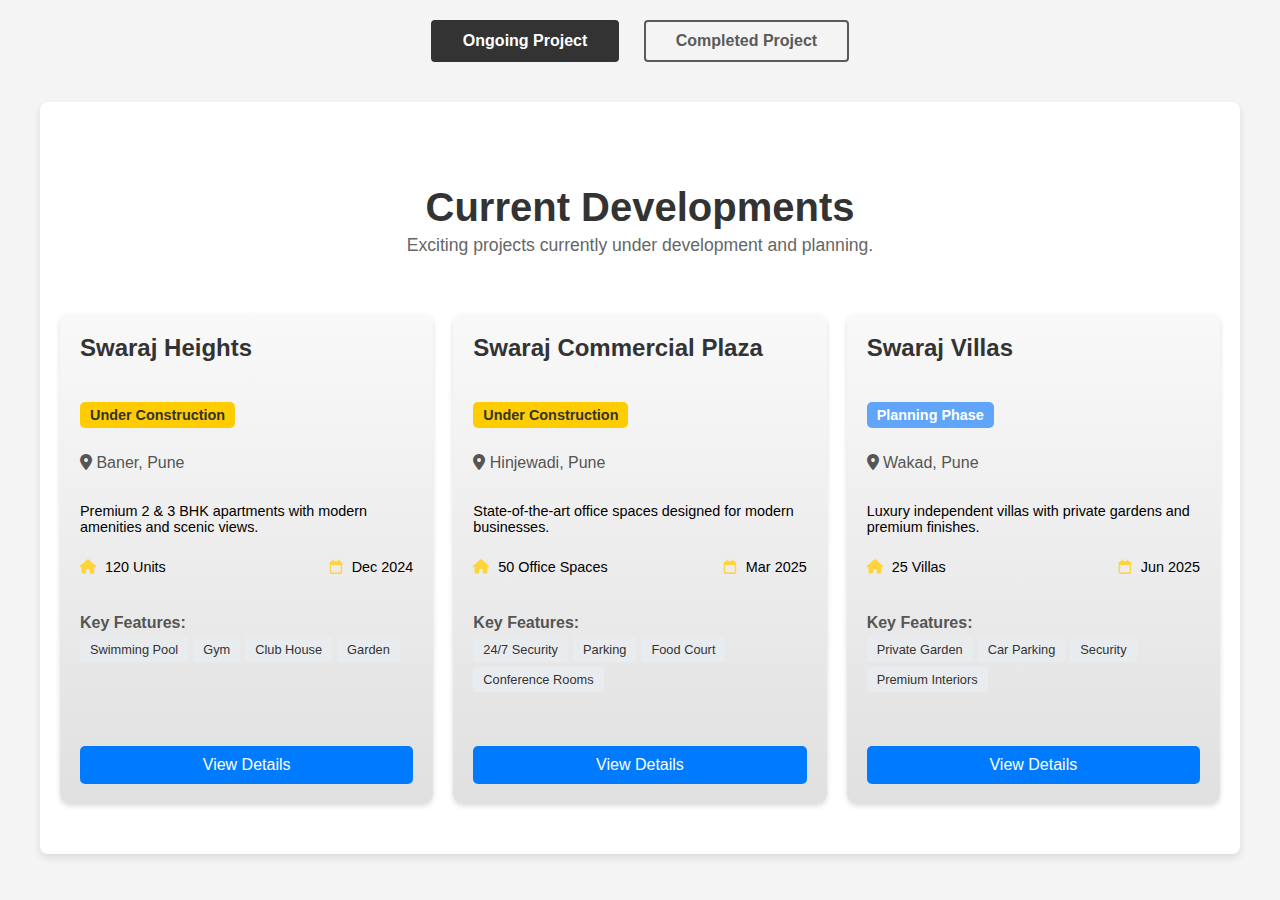
<file: zTry/index.htm>
<!DOCTYPE html>
<html lang="en">
<head>
    <meta charset="UTF-8">
    <meta name="viewport" content="width=device-width, initial-scale=1.0">
    <title>Project Portfolio</title>
    <link rel="stylesheet" href="./index.css">
    <link rel="stylesheet" href="https://cdnjs.cloudflare.com/ajax/libs/font-awesome/6.0.0-beta3/css/all.min.css">
</head>
<body>

    <div id="main-content-wrapper">

        <div class="btnContainer">
            <button class="btn1 active-tab" id="ongoingBtn">Ongoing Project</button>
            <button class="btn2" id="completedBtn">Completed Project</button>
        </div>
        
        <section class="sfDelivered1 active-content" id="ongoingSection"> 
            <div class="headPara">
                <h4 class="devInfo">Current Developments</h4>
                <p class="para1">Exciting projects currently under development and planning.</p>
            </div>
            <br>
            <div class="OgContainer ongoing-grid"> 
                
                <div class="card1 project-card">
                    <h5 class="Sh">Swaraj Heights</h5>
                    <button class="status status-uc">Under Construction</button>
                    <p class="Address"><i class="fa-solid fa-location-dot"></i> Baner, Pune</p>
                    <p class="information">Premium 2 & 3 BHK apartments with modern amenities and scenic views.</p>
                    <div class="SpaceDate">
                        <p class="space"><i class="fa-solid fa-house"></i> 120 Units</p>
                        <p class="date"><i class="fa-regular fa-calendar"></i> Dec 2024</p>
                    </div>
                    <h6 class="keyFEture">Key Features:</h6>
                    <div class="featbtns">
                        <button class="Features">Swimming Pool</button>
                        <button class="Features">Gym</button>
                        <button class="Features">Club House</button>
                        <button class="Features">Garden</button>
                    </div>
                    <div class="viewbtn1 viewbtn-container">
                        <button class="viewDetails" data-modal="hiddenDetails1">View Details</button>
                    </div>
                </div>

                <div class="card2 project-card">
                    <h5 class="Sh">Swaraj Commercial Plaza</h5>
                    <button class="status status-uc">Under Construction</button>
                    <p class="Address"><i class="fa-solid fa-location-dot"></i> Hinjewadi, Pune</p>
                    <p class="information">State-of-the-art office spaces designed for modern businesses.</p>
                    <div class="SpaceDate">
                        <p class="space"><i class="fa-solid fa-house"></i> 50 Office Spaces</p>
                        <p class="date"><i class="fa-regular fa-calendar"></i> Mar 2025</p>
                    </div>
                    <h6 class="keyFEture">Key Features:</h6>
                    <div class="featbtns">
                        <button class="Features">24/7 Security</button>
                        <button class="Features">Parking</button>
                        <button class="Features">Food Court</button>
                        <button class="Features">Conference Rooms</button>
                    </div>
                    <div class="viewbtn2 viewbtn-container">
                        <button class="viewDetails" data-modal="hiddenDetails2">View Details</button>
                    </div>
                </div>

                <div class="card3 project-card">
                    <h5 class="Sh">Swaraj Villas</h5>
                    <button class="status status-planning">Planning Phase</button>
                    <p class="Address"><i class="fa-solid fa-location-dot"></i> Wakad, Pune</p>
                    <p class="information">Luxury independent villas with private gardens and premium finishes.</p>
                    <div class="SpaceDate">
                        <p class="space"><i class="fa-solid fa-house"></i> 25 Villas</p>
                        <p class="date"><i class="fa-regular fa-calendar"></i> Jun 2025</p>
                    </div>
                    <h6 class="keyFEture">Key Features:</h6>
                    <div class="featbtns">
                        <button class="Features">Private Garden</button>
                        <button class="Features">Car Parking</button>
                        <button class="Features">Security</button>
                        <button class="Features">Premium Interiors</button>
                    </div>
                    <div class="viewbtn3 viewbtn-container">
                        <button class="viewDetails" data-modal="hiddenDetails3">View Details</button>
                    </div>
                </div>
            </div>
        </section>

        <section class="sfDelivered2" id="completedSection">
            <div class="headPara">
                <h4 class="devInfo">Successfully Delivered</h4>
                <p class="para1">Our proud legacy of completed projects across Pune.</p>
            </div>
            <br>
            <div class="OgContainer completed-grid">
                
                <div class="card4 project-card">
                    <h5 class="Sh">Swaraj Residency</h5>
                    <button class="status status-completed">Completed</button>
                    <p class="Address"><i class="fa-solid fa-location-dot"></i> Kothrud, Pune</p>
                    <p class="information">Successfully delivered 1, 2 & 3 BHK apartments with excellent connectivity.</p>
                    <div class="SpaceDate">
                        <p class="space"><i class="fa-solid fa-house"></i> 80 Units</p>
                        <p class="date"><i class="fa-regular fa-calendar"></i> 2023</p>
                    </div>
                    <h6 class="keyFEture">Key Features:</h6>
                    <div class="featbtns">
                        <button class="Features">Delivered</button>
                        <button class="Features">Happy Residents</button>
                        <button class="Features">Prime Location</button>
                        <button class="Features">Quality Construction</button>
                    </div>
                    <div class="viewbtn4 viewbtn-container">
                        <button class="viewDetails" data-modal="hiddenDetails4">View Details</button>
                    </div>
                </div>

                <div class="card5 project-card">
                    <h5 class="Sh">Swaraj Business Center</h5>
                    <button class="status status-completed">Completed</button>
                    <p class="Address"><i class="fa-solid fa-location-dot"></i> Aundh, Pune</p>
                    <p class="information">Modern office complex with retail spaces on ground floor.</p>
                    <div class="SpaceDate">
                        <p class="space"><i class="fa-solid fa-house"></i> 45 Office Units</p>
                        <p class="date"><i class="fa-regular fa-calendar"></i> 2021</p>
                    </div>
                    <h6 class="keyFEture">Key Features:</h6>
                    <div class="featbtns">
                        <button class="Features">100% Occupied</button>
                        <button class="Features">Retail Space</button>
                        <button class="Features">Covered Parking</button>
                        <button class="Features">Cafeteria</button>
                    </div>
                    <div class="viewbtn5 viewbtn-container">
                        <button class="viewDetails" data-modal="hiddenDetails5">View Details</button>
                    </div>
                </div>

                <div class="card6 project-card">
                    <h5 class="Sh">Swaraj Garden Homes</h5>
                    <button class="status status-completed">Completed</button>
                    <p class="Address"><i class="fa-solid fa-location-dot"></i> Pimpri, Pune</p>
                    <p class="information">Affordable 1 & 2 BHK apartments surrounded by green spaces.</p>
                    <div class="SpaceDate">
                        <p class="space"><i class="fa-solid fa-house"></i> 150 Units</p>
                        <p class="date"><i class="fa-regular fa-calendar"></i> 2020</p>
                    </div>
                    <h6 class="keyFEture">Key Features:</h6>
                    <div class="featbtns">
                        <button class="Features">Landscaped Garden</button>
                        <button class="Features">Affordable</button>
                        <button class="Features">Playground</button>
                        <button class="Features">Community Hall</button>
                    </div>
                    <div class="viewbtn6 viewbtn-container">
                        <button class="viewDetails" data-modal="hiddenDetails6">View Details</button>
                    </div>
                </div>

                <div class="card7 project-card">
                    <h5 class="Sh">Swaraj Twin Towers</h5>
                    <button class="status status-completed">Completed</button>
                    <p class="Address"><i class="fa-solid fa-location-dot"></i> Shivaji Nagar, Pune</p>
                    <p class="information">Iconic twin towers offering premium office and retail spaces.</p>
                    <div class="SpaceDate">
                        <p class="space"><i class="fa-solid fa-house"></i> 70 Office Units</p>
                        <p class="date"><i class="fa-regular fa-calendar"></i> 2018</p>
                    </div>
                    <h6 class="keyFEture">Key Features:</h6>
                    <div class="featbtns">
                        <button class="Features">Iconic Design</button>
                        <button class="Features">Central Location</button>
                        <button class="Features">Rooftop Cafe</button>
                        <button class="Features">Basement Parking</button>
                    </div>
                    <div class="viewbtn7 viewbtn-container">
                        <button class="viewDetails" data-modal="hiddenDetails7">View Details</button>
                    </div>
                </div>
                
            </div>
        </section>
        
    </div>

    <div class="hiddenDetails1 modal-container" id="hiddenDetails1" style="display: none;">
        <div class="details">
            <button class="closeBtn" data-modal-id="hiddenDetails1">&times;</button>
            <div class="ProjectHeader">
                <h5 class="Sh">Swaraj Heights</h5>
                <p class="Address"><i class="fa-solid fa-location-dot"></i> Baner, Pune</p>
            </div>
            <div class="ProjectOverview">
                <h5 class="PO">Project Overview</h5>
                <p class="projectPara">Premium 2 & 3 BHK apartments with modern amenities and scenic views.</p>
                <div class="infraBlockDetails">
                    <div class="infra">
                        <div class="infra1">Area Range <br>1200 - 1800 sq ft</div>
                        <div class="infra2">Price Range <br>₹85 Lakhs - ₹1.2 Crores</div>
                        <div class="infra3">Total Floors <br>15 Floors</div>
                        <div class="infra4">Status <br><button class="status status-uc">Under Construction</button></div>
                    </div>
                    <div class="blockDetail">
                        <h5 class="PO">Configurations</h5>
                        <button>2 BHK</button>
                        <button>3 BHK</button>
                    </div>
                </div>
                <div class="AmenitiesFetures">
                    <h5 class="POs">Amenities & Features</h5>
                    <ul>
                        <li>Swimming Pool</li>
                        <li>State-of-the-art Gym</li>
                        <li>Club House</li>
                        <li>Landscaped Garden</li>
                        <li>Children's Play Area</li>
                        <li>Jogging Track</li>
                        <li>24/7 Security</li>
                        <li>Power Backup</li>
                    </ul>
                </div>
                <div class="Specifications">
                    <h6>Flooring</h6>
                    <p class="spacepara">Vitrified tiles in living areas, Anti-skid tiles in bathrooms</p>
                    <h6>Kitchen</h6>
                    <p class="spacepara">Granite counter tops with stainless steel sink</p>
                    <h6>Bathroom</h6>
                    <p class="spacepara">Premium fixtures with hot & cold water supply</p>
                    <h6>Doors & Windows</h6>
                    <p class="spacepara">UPVC windows with safety grills</p>
                </div>
                <div class="contact">
                    <div class="contactbutton">
                        <h4>Interested in this project?</h4>
                        <p class="contactPara">Get in touch with our sales team for more information</p>
                        <button class="ContactBtn">Contact Sales Team</button>
                    </div>
                </div>
            </div>
        </div>
    </div>
    
    <div class="hiddenDetails2 modal-container" id="hiddenDetails2" style="display: none;">
        <div class="details">
            <button class="closeBtn" data-modal-id="hiddenDetails2">&times;</button>
            <div class="ProjectHeader">
                <h5 class="Sh">Swaraj Commercial Plaza</h5>
                <p class="Address"><i class="fa-solid fa-location-dot"></i>Hinjewadi, Pune</p>
            </div>
            <div class="ProjectOverview">
                <h5 class="PO">Project Overview</h5>
                <p class="projectPara">State-of-the-art office spaces designed for modern businesses.</p>
                <div class="infraBlockDetails">
                    <div class="infra">
                        <div class="infra1">Area Range <br>500- 1200 sq ft</div>
                        <div class="infra2">Price Range <br>₹45 Lakhs - ₹1.5 Crores</div>
                        <div class="infra3">Total Floors <br>8 Floors</div>
                        <div class="infra4">Status <br><button class="status status-uc">Under Construction</button></div>
                    </div>
                    <div class="blockDetail">
                        <h5 class="PO">Configurations</h5>
                        <button>Small Office</button>
                        <button>Medium Office</button>
                        <button>Large Office</button>
                    </div>
                </div>
                <div class="AmenitiesFetures">
                    <h5 class="PO">Amenities & Features</h5>
                    <ul>
                        <li>High-speed Elevators</li>
                        <li>Central Air Conditioning</li>
                        <li>Food Court</li>
                        <li>Conference Rooms</li>
                        <li>24/7 Security</li>
                        <li>Ample Parking</li>
                        <li>Generator Backup</li>
                        <li>Specifications</li>
                    </ul>
                </div>
                <div class="Specifications">
                    <h6>Flooring</h6>
                    <p class="spacepara">Premium marble in lobby, Carpet tiles in offices</p>
                    <h6>Ceiling</h6>
                    <p class="spacepara">False ceiling with LED lighting</p>
                    <h6>Connectivity</h6>
                    <p class="spacepara">High-speed internet ready infrastructure</p>
                    <h6>Safety</h6>
                    <p class="spacepara">Fire safety systems and emergency exits</p>
                </div>
                <div class="contact">
                    <div class="contactbutton">
                        <h4>Interested in this project?</h4>
                        <p class="contactPara">Get in touch with our sales team for more information</p>
                        <button class="ContactBtn">Contact Sales Team</button>
                    </div>
                </div>
            </div>
        </div>
    </div>

    <div class="hiddenDetails3 modal-container" id="hiddenDetails3" style="display: none;">
        <div class="details">
            <button class="closeBtn" data-modal-id="hiddenDetails3">&times;</button>
            <div class="ProjectHeader">
                <h5 class="Sh">Swaraj Villas</h5>
                <p class="Address"><i class="fa-solid fa-location-dot"></i>Wakad, Pune</p>
            </div>
            <div class="ProjectOverview">
                <h5 class="PO">Project Overview</h5>
                <p class="projectPara">Luxury independent villas with private gardens and premium finishes.</p>
                <div class="infraBlockDetails">
                    <div class="infra">
                        <div class="infra1">Area Range <br>2500 - 4000 sq ft</div>
                        <div class="infra2">Price Range <br>₹2.5 Crores - ₹4 Crores</div>
                        <div class="infra3">Total Floors <br>3 Floors</div>
                        <div class="infra4">Status <br><button class="status status-planning">Planning Phase</button></div>
                    </div>
                    <div class="blockDetail">
                        <h5 class="PO">Configurations</h5>
                        <button>3 BHK Villa</button>
                        <button>4 BHK Villa</button>
                    </div>
                </div>
                <div class="AmenitiesFetures">
                    <h5 class="PO">Amenities & Features</h5>
                    <ul>
                        <li>Private Garden</li>
                        <li>2-Car Parking</li>
                        <li>Servant Quarter</li>
                        <li>Terrace Garden</li>
                        <li>Home Automation</li>
                        <li>Solar Panels</li>
                        <li>Rainwater Harvesting</li>
                        <li>Gated Community</li>
                    </ul>
                </div>
                <div class="Specifications">
                    <h6>Flooring</h6>
                    <p class="spacepara">Italian marble in living areas, Wooden flooring in bedrooms</p>
                    <h6>Kitchen</h6>
                    <p class="spacepara">Modular kitchen with granite tops and chimney</p>
                    <h6>Bathroom</h6>
                    <p class="spacepara">Designer tiles with premium sanitary fittings</p>
                    <h6>Exterior</h6>
                    <p class="spacepara">Weather-resistant paint with decorative elements</p>
                </div>
                <div class="contact">
                    <div class="contactbutton">
                        <h4>Interested in this project?</h4>
                        <p class="contactPara">Get in touch with our sales team for more information</p>
                        <button class="ContactBtn">Contact Sales Team</button>
                    </div>
                </div>
            </div>
        </div>
    </div>

    <div class="hiddenDetails4 modal-container" id="hiddenDetails4" style="display: none;">
        <div class="details">
            <button class="closeBtn" data-modal-id="hiddenDetails4">&times;</button>
            <div class="ProjectHeader">
                <h5 class="Sh">Swaraj Residency</h5>
                <p class="Address"><i class="fa-solid fa-location-dot"></i> Kothrud, Pune</p>
            </div>
            <div class="ProjectOverview">
                <h5 class="PO">Project Overview</h5>
                <p class="projectPara">Successfully delivered 1, 2 & 3 BHK apartments with excellent connectivity.</p>
                <div class="infraBlockDetails">
                    <div class="infra">
                        <div class="infra1">Area Range <br>650 - 1450 sq ft</div>
                        <div class="infra2">Price Range <br>₹55 Lakhs - ₹95 Lakhs</div>
                        <div class="infra3">Total Floors <br>12 Floors</div>
                        <div class="infra4">Status <br><button class="status status-completed">Completed</button></div>
                    </div>
                    <div class="blockDetail">
                        <h5 class="PO">Configurations</h5>
                        <button>1 BHK</button>
                        <button>2 BHK</button>
                        <button>3 BHK</button>
                    </div>
                </div>
                <div class="AmenitiesFetures">
                    <h5 class="PO">Amenities & Features</h5>
                    <ul>
                        <li>Delivered on Time</li>
                        <li>100% Satisfied Residents</li>
                        <li>Excellent Connectivity</li>
                        <li>Shopping Complex Nearby</li>
                        <li>School Zone</li>
                        <li>Hospital Proximity</li>
                        <li>Public Transport</li>
                    </ul>
                </div>
                <div class="Specifications">
                    <h6>Flooring</h6>
                    <p class="spacepara">Ceramic tiles in all rooms, Anti-skid tiles in bathrooms</p>
                    <h6>Kitchen</h6>
                    <p class="spacepara">Granite platform with steel sink</p>
                    <h6>Bathroom</h6>
                    <p class="spacepara">Quality fixtures with 24x7 water supply</p>
                    <h6>Doors & Windows</h6>
                    <p class="spacepara">Weather proof exterior paint, Emulsion in interiors</p>
                </div>
                <div class="contact">
                    <div class="contactbutton">
                        <h4>Interested in this project?</h4>
                        <p class="contactPara">Get in touch with our sales team for more information</p>
                        <button class="ContactBtn">Contact Sales Team</button>
                    </div>
                </div>
            </div>
        </div>
    </div>

    <div class="hiddenDetails5 modal-container" id="hiddenDetails5" style="display: none;">
        <div class="details">
            <button class="closeBtn" data-modal-id="hiddenDetails5">&times;</button>
            <div class="ProjectHeader">
                <h5 class="Sh">Swaraj Business Center</h5>
                <p class="Address"><i class="fa-solid fa-location-dot"></i> Aundh, Pune</p>
            </div>
            <div class="ProjectOverview">
                <h5 class="PO">Project Overview</h5>
                <p class="projectPara">Modern office complex with retail spaces on ground floor</p>
                <div class="infraBlockDetails">
                    <div class="infra">
                        <div class="infra1">Area Range <br>300 - 1500 sq ft</div>
                        <div class="infra2">Price Range <br>₹25 Lakhs - ₹85 Lakhs </div>
                        <div class="infra3">Total Floors <br>6 Floors</div>
                        <div class="infra4">Status <br><button class="status status-completed">Completed</button></div>
                    </div>
                    <div class="blockDetail">
                        <h5 class="PO">Configurations</h5>
                        <button>Studio Office</button>
                        <button>1 Cabin Office</button>
                        <button>2 Cabin Office</button>
                    </div>
                </div>
                <div class="AmenitiesFetures">
                    <h5 class="PO">Amenities & Features</h5>
                    <ul>
                        <li>100% Occupied</li>
                        <li>Ground Floor Retail</li>
                        <li>Covered Parking</li>
                        <li>High Speed Internet</li>
                        <li>Cafeteria</li>
                        <li>ATM Facility</li>
                        <li>Public Transport Access</li>
                    </ul>
                </div>
                <div class="Specifications">
                    <h6>Flooring</h6>
                    <p class="spacepara">Granite flooring in lobby, Vitrified tiles in offices</p>
                    <h6>Ceiling</h6>
                    <p class="spacepara">Gypsum board false ceiling with LED lights</p>
                    <h6>Electrical</h6>
                    <p class="spacepara">Adequate power points and lighting</p>
                    <h6>Security</h6>
                    <p class="spacepara">CCTV surveillance and access control</p>
                </div>
                <div class="contact">
                    <div class="contactbutton">
                        <h4>Interested in this project?</h4>
                        <p class="contactPara">Get in touch with our sales team for more information</p>
                        <button class="ContactBtn">Contact Sales Team</button>
                    </div>
                </div>
            </div>
        </div>
    </div>

    <div class="hiddenDetails6 modal-container" id="hiddenDetails6" style="display: none;">
        <div class="details">
            <button class="closeBtn" data-modal-id="hiddenDetails6">&times;</button>
            <div class="ProjectHeader">
                <h5 class="Sh">Swaraj Garden Homes</h5>
                <p class="Address"><i class="fa-solid fa-location-dot"></i> Pimpri, Pune</p>
            </div>
            <div class="ProjectOverview">
                <h5 class="PO">Project Overview</h5>
                <p class="projectPara">Affordable 1 & 2 BHK apartments surrounded by green spaces.</p>
                <div class="infraBlockDetails">
                    <div class="infra">
                        <div class="infra1">Area Range <br>450 - 900 sq ft</div>
                        <div class="infra2">Price Range <br>₹25 Lakhs - ₹45 Lakhs </div>
                        <div class="infra3">Total Floors <br>8 Floors</div>
                        <div class="infra4">Status <br><button class="status status-completed">Completed</button></div>
                    </div>
                    <div class="blockDetail">
                        <h5 class="PO">Configurations</h5>
                        <button>1 BHK</button>
                        <button>2 BHK</button>
                    </div>
                </div>
                <div class="AmenitiesFetures">
                    <h5 class="PO">Amenities & Features</h5>
                    <ul>
                        <li>Landscaped Gardens</li>
                        <li>Community Hall</li>
                        <li>Children's Playground</li>
                        <li>Affordable Pricing</li>
                        <li>Senior Citizen Area</li>
                        <li>Rainwater Harvesting</li>
                        <li>Solar Lighting</li>
                    </ul>
                </div>
                <div class="Specifications">
                    <h6>Flooring</h6>
                    <p class="spacepara">Ceramic tiles throughout, Anti-skid tiles in wet areas</p>
                    <h6>Kitchen</h6>
                    <p class="spacepara">Ceramic tile platform with stainless steel sink</p>
                    <h6>Bathroom</h6>
                    <p class="spacepara">Standard fixtures with proper ventilation</p>
                    <h6>Common Areas</h6>
                    <p class="spacepara">Landscaped with native plants</p>
                </div>
                <div class="contact">
                    <div class="contactbutton">
                        <h4>Interested in this project?</h4>
                        <p class="contactPara">Get in touch with our sales team for more information</p>
                        <button class="ContactBtn">Contact Sales Team</button>
                    </div>
                </div>
            </div>
        </div>
    </div>

    <div class="hiddenDetails7 modal-container" id="hiddenDetails7"style="display: none;">
        <div class="details">
            <button class="closeBtn" data-modal-id="hiddenDetails7">&times;</button>
            <div class="ProjectHeader">
                <h5 class="Sh">Swaraj Twin Towers</h5>
                <p class="Address"><i class="fa-solid fa-location-dot"></i> Shivaji Nagar, Pune</p>
            </div>
            <div class="ProjectOverview">
                <h5 class="PO">Project Overview</h5>
                <p class="projectPara">Iconic twin towers offering premium office and retail spaces.</p>
                <div class="infraBlockDetails">
                    <div class="infra">
                        <div class="infra1">Area Range <br>800 - 3000 sq ft</div>
                        <div class="infra2">Price Range <br>₹75 Lakhs - ₹2.5 Crores</div>
                        <div class="infra3">Total Floors <br>12 Floors</div>
                        <div class="infra4">Status <br><button class="status status-completed">Completed</button></div>
                    </div>
                    <div class="blockDetail">
                        <h5 class="PO">Configurations</h5>
                        <button>Premium Office</button>
                        <button>Executive Office</button>
                        <button>Corporate Suite</button>
                    </div>
                </div>
                <div class="AmenitiesFetures">
                    <h5 class="PO">Amenities & Features</h5>
                    <ul>
                        <li>Iconic Architecture</li>
                        <li>Central Pune Location</li>
                        <li>Premium Finishes</li>
                        <li>High-speed Elevators</li>
                        <li>Basement Parking</li>
                        <li>Rooftop Restaurant</li>
                        <li>Banking Facilities</li>
                    </ul>
                </div>
                <div class="Specifications">
                    <h6>Flooring</h6>
                    <p class="spacepara">Imported marble in common areas, Premium tiles in offices</p>
                    <h6>Facade</h6>
                    <p class="spacepara">Glass and aluminum composite panel exterior</p>
                    <h6>Elevators</h6>
                    <p class="spacepara">High-speed passenger and service elevators</p>
                    <h6>Facilities</h6>
                    <p class="spacepara">Conference rooms, business center, and reception</p>
                </div>
                <div class="contact">
                    <div class="contactbutton">
                        <h4>Interested in this project?</h4>
                        <p class="contactPara">Get in touch with our sales team for more information</p>
                        <button class="ContactBtn">Contact Sales Team</button>
                    </div>
                </div>
            </div>
        </div>
    </div>

    <script src="script.js"></script>
</body>
</html>
</file>
<file: zTry/index.css>
/* Base Styling & Typography */
body {
    font-family: Arial, sans-serif;
    margin: 0;
    padding: 0;
    background-color: #f4f4f4;
}

/* IMPORTANT: Class to prevent body scrolling when modal is open */
body.modal-open {
    overflow: hidden; 
}

/* Main Content Wrapper (Used to hold buttons and sections) */
#main-content-wrapper {
    padding: 20px;
    max-width: 1200px; /* Constrain main content width */
    margin: 0 auto;
}

/* Tab Buttons Styling */
.btnContainer { 
    text-align: center; 
    margin-bottom: 40px; 
}
.btn1, .btn2 {
    padding: 10px 30px; margin: 0 10px; border: 2px solid #5a5a5a; 
    background-color: transparent; color: #5a5a5a; font-size: 1em; 
    font-weight: bold; cursor: pointer; border-radius: 4px; 
    transition: background-color 0.3s, color 0.3s;
}
.btn1.active-tab, .btn2.active-tab {
    background-color: #333; color: white; border-color: #333;
}

/* *** COMMON STYLING FOR BOTH SEPARATE SECTIONS (.sfDelivered1 and .sfDelivered2) *** */
.sfDelivered1, .sfDelivered2 {
    /* REMOVED MAX-WIDTH/MARGIN here as it's on #main-content-wrapper */
    background-color: #fff;
    border-radius: 8px;
    box-shadow: 0 4px 8px rgba(0, 0, 0, 0.1);
    padding: 30px 20px; 
    
    /* Content visibility managed by JS (opacity for fade effect) */
    display: none; 
    opacity: 0;
    transition: opacity 0.5s ease;
}

.sfDelivered1.active-content, .sfDelivered2.active-content {
    display: block;
    opacity: 1;
}

/* Other general text styling */
.headPara { text-align: center; margin-bottom: 20px; }
.devInfo { font-size: 2.5em; font-weight: 700; color: #333; margin-bottom: 5px; }
.para1 { font-size: 1.1em; color: #666; margin-top: 0; }

/* Project Card Layout (Grid Base) */
.OgContainer {
    display: grid; gap: 20px; padding: 20px 0; align-items: stretch; 
}

/* Desktop Layout - Define the column count for each specific container */
/* Ongoing: 3 cards -> 3 columns */
.ongoing-grid {
    grid-template-columns: repeat(3, 1fr); 
}
/* Completed: 4 cards -> 4 columns */
.completed-grid {
    grid-template-columns: repeat(4, 1fr); 
}

/* *** CARD HEIGHT & BASE STYLING (Adjusted to accommodate your new card content) *** */
.project-card {
    background: linear-gradient(to bottom, #f9f9f9, #e0e0e0);
    border-radius: 10px; padding: 20px; box-shadow: 0 2px 5px rgba(0, 0, 0, 0.15);
    transition: transform 0.2s; display: flex; flex-direction: column;
    justify-content: space-between; 
    /* Increased base height to fit new content (Key Features) */
    min-height: 450px; 
}
.project-card h5 { margin-top: 0; font-size: 1.5em; color: #333; }
.project-card h6 { margin: 10px 0 5px 0; font-size: 1em; color: #555; }
.project-card .Address { color: #555; }
.project-card .information { font-size: 0.9em; margin-bottom: 10px; }

.status { padding: 5px 10px; border: none; border-radius: 5px; font-size: 0.9em; font-weight: bold; margin-bottom: 10px; align-self: flex-start; }
.status-uc { background-color: #ffcc00; color: #333; }
.status-planning { background-color: #60a5fa; color: white; }
.status-completed { background-color: #10b981; color: white; }

.SpaceDate { display: flex; justify-content: space-between; font-size: 0.9em; margin-bottom: 15px; }
.SpaceDate i { color: #FFD43B; margin-right: 5px; }

.featbtns { display: flex; flex-wrap: wrap; gap: 5px; margin-bottom: 15px; }
.featbtns .Features { background-color: #e9ecef; color: #333; border: none; padding: 5px 10px; border-radius: 3px; font-size: 0.8em; }

.viewbtn-container { text-align: center; margin-top: auto; }
.viewDetails { background-color: #007bff; color: white; border: none; padding: 10px 20px; border-radius: 5px; cursor: pointer; font-size: 1em; transition: background-color 0.3s; width: 100%; }
.viewDetails:hover { background-color: #0056b3; }


/* --- Modal/Popup Styling --- */
.modal-container {
    position: fixed; top: 0; left: 0; width: 100%; height: 100%;
    background-color: rgba(0, 0, 0, 0.7); z-index: 1000; overflow-y: auto; 
    display: flex; justify-content: center; align-items: flex-start;
}
.details {
    background-color: #fff; width: 95%; max-width: 800px; margin: 40px auto; 
    padding: 30px; border-radius: 10px; box-shadow: 0 5px 25px rgba(0, 0, 0, 0.5);
    position: relative; box-sizing: border-box; 
}
.closeBtn {
    position: absolute; top: 10px; right: 20px; font-size: 2em; font-weight: bold;
    color: #333; border: none; background: none; cursor: pointer;
}

/* Modal Inner Content Styling */
.ProjectHeader { border-bottom: 2px solid #eee; padding-bottom: 10px; margin-bottom: 15px; }
.ProjectHeader h5 { font-size: 1.8em; margin: 0; }
.ProjectOverview h5, .AmenitiesFetures h5, .Specifications h6 { color: #007bff; border-left: 4px solid #007bff; padding-left: 10px; margin: 20px 0 10px; }
.infraBlockDetails { display: flex; gap: 20px; flex-wrap: wrap; }
.infra { display: grid; grid-template-columns: repeat(2, 1fr); gap: 10px; flex-grow: 1; min-width: 300px; }
.infra1, .infra2, .infra3, .infra4 { border: 1px solid #ddd; padding: 10px; border-radius: 5px; font-size: 0.9em; text-align: center; line-height: 1.4; }
.infra1 br, .infra2 br, .infra3 br, .infra4 br { display: block; margin-bottom: 3px; }
.infra4 button { margin-top: 5px; }

.blockDetail { flex-grow: 1; min-width: 250px; }
.blockDetail button { padding: 8px 15px; margin: 5px; border: 1px solid #007bff; background: #eaf4ff; color: #007bff; border-radius: 20px; }

.AmenitiesFetures ul { list-style: none; padding: 0; display: flex; flex-wrap: wrap; gap: 10px; }
.AmenitiesFetures li { background: #f0f0f0; padding: 5px 10px; border-radius: 5px; font-size: 0.9em; }

.Specifications { margin-top: 20px; border-top: 1px dashed #ccc; padding-top: 15px; }
.Specifications h6 { color: #555; margin-top: 10px; margin-bottom: 2px; }
.Specifications p { margin-top: 0; font-size: 0.9em; }

.contact { background-color: #f8f9fa; padding: 20px; border-radius: 8px; margin-top: 20px; text-align: center; }
.contact h4 { color: #333; margin-top: 0; }
.contactPara { color: #666; font-size: 0.9em; }
.ContactBtn { background-color: #28a745; color: white; border: none; padding: 12px 25px; border-radius: 5px; cursor: pointer; font-size: 1.1em; transition: background-color 0.3s; }
.ContactBtn:hover { background-color: #1e7e34; }


/* --- RESPONSIVENESS (Grid and Height Fixes) --- */

/* Max width 1000px: Change 4-col completed grid to 3 columns */
@media (max-width: 1000px) {
    .completed-grid {
        grid-template-columns: repeat(3, 1fr);
    }
}

/* Max width 768px: Change both grids to 2 columns */
@media (max-width: 768px) {
    .ongoing-grid {
        grid-template-columns: repeat(2, 1fr);
    }
    .completed-grid {
        grid-template-columns: repeat(2, 1fr);
    }
    .project-card { min-height: 480px; } /* Adjust card height for two columns */

    /* *** SCOPED HEIGHT FIX *** This applies different minimum heights to the two main sections 
       to prevent layout jump when switching tabs, based on the number of rows.
    */
    /* Ongoing: 3 cards (2 rows needed) */
    .sfDelivered1 { 
        min-height: 1200px; 
    }
    /* Completed: 4 cards (2 rows needed, but slightly more vertical space used) */
    .sfDelivered2 { 
        min-height: 1250px; 
    }
    
    .infra { grid-template-columns: 1fr; } /* Stack infra details in modal */
}

/* Max width 550px: Change both grids to 1 column (Mobile view) */
@media (max-width: 550px) {
    .ongoing-grid, .completed-grid {
        grid-template-columns: 1fr;
    }
    
    /* Stack tab buttons vertically */
    .btnContainer {
        display: flex; flex-direction: column; gap: 10px;
    }
    .btn1, .btn2 {
        width: 100%; margin: 0;
    }
    .project-card { min-height: 400px; } /* Card height for single column */

    /* *** SCOPED HEIGHT FIX *** */
    /* Ongoing: 3 cards (3 rows needed) */
    .sfDelivered1 { 
        min-height: 1850px; 
    }
    /* Completed: 4 cards (4 rows needed) */
    .sfDelivered2 { 
        min-height: 2350px; 
    }

    .details { margin: 20px auto; padding: 20px; } /* Adjust modal padding */
}
</file>
